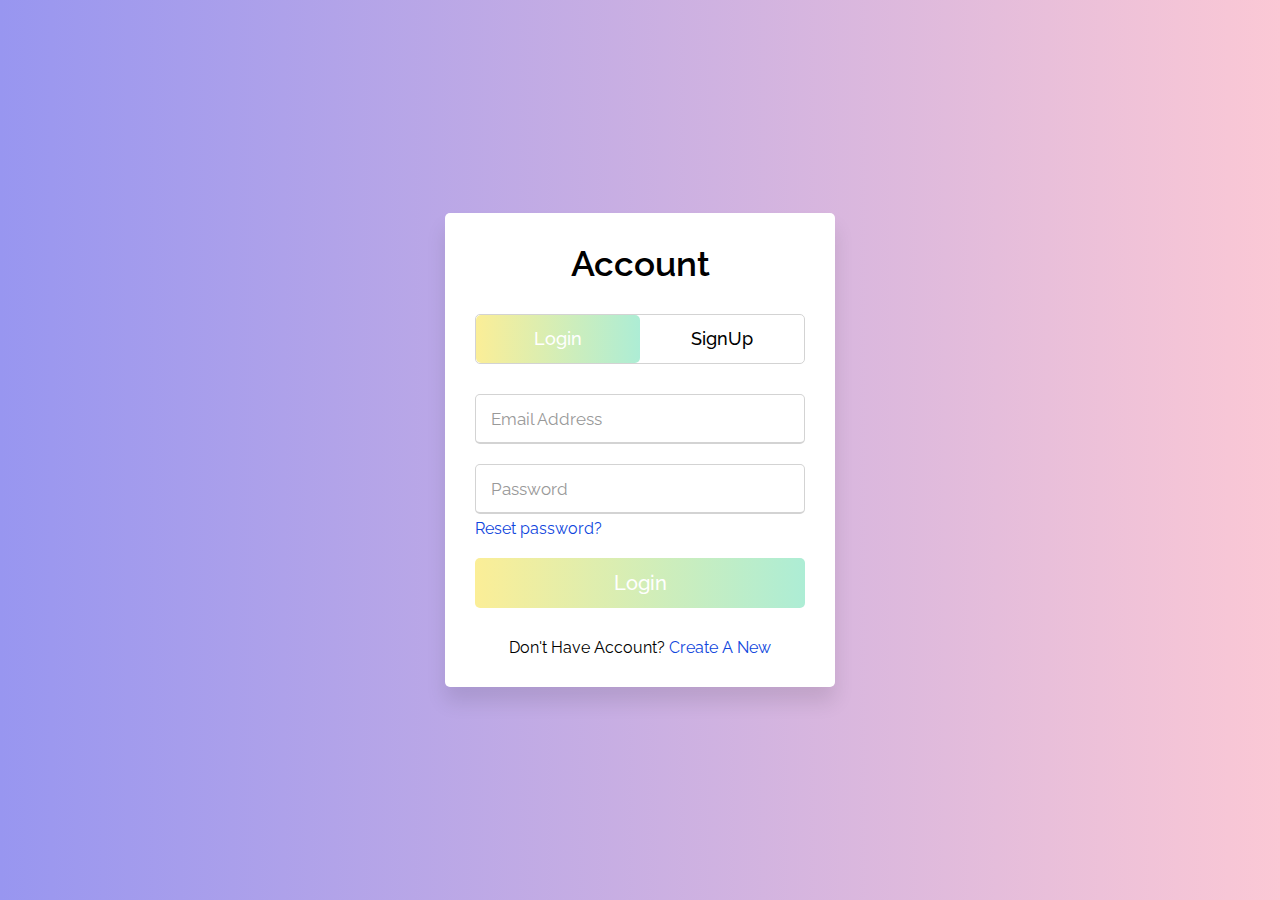
<file: form.html>
<!DOCTYPE html>
<html lang="en" dir="ltr">
  <head>
    <meta charset="utf-8">
    <title>Sign Up | Log In</title>
    <link rel="stylesheet" href="stile.css">
    <meta name="viewport" content="width=device-width, initial-scale=1.0">
  </head>
  <body>
    <div class="wrapper">
       <div class="title-text">
          <div class="title login">
             Account 
          </div>
          <div class="title signup">
             Account
          </div>
       </div>
       <div class="form-container">
          <div class="slide-controls">
             <input type="radio" name="slide" id="login" checked>
             <input type="radio" name="slide" id="signup">
             <label for="login" class="slide login">Login</label>
             <label for="signup" class="slide signup">SignUp</label>
             <div class="slider-tab"></div>
          </div>
          <div class="form-inner">
             <form action="index.html" class="login">
                <div class="field">
                   <input type="text" placeholder="Email Address" required>
                </div>
                <div class="field">
                   <input type="password" placeholder="Password" required>
                </div>
                <div class="pass-link">
                   <a href="#">Reset password?</a>
                </div>
                <div class="field btn">
                   <div class="btn-layer"></div>
                   <input type="submit" value="Login">
                </div>
                <div class="signup-link">
                   Don't Have Account? <a href="index.html">Create A New</a>
                </div>
             </form>
             <form action="#" class="signup">
                <div class="field">
                   <input type="text" placeholder="Email Address" required>
                </div>
                <div class="field">
                   <input type="password" placeholder="Password" required>
                </div>
                <div class="field">
                   <input type="password" placeholder="Confirm Password" required>
                </div>
                <div class="field btn">
                   <div class="btn-layer"></div>
                   <input type="submit" value="SignUp">
                </div>
             </form>
          </div>
       </div>
    </div>
    <script src="style.js"></script>
  </body>
</html>
</file>
<file: stile.css>
@import url('https://fonts.googleapis.com/css2?family=Raleway:wght@300&display=swap');

*{
  margin: 0;
  padding: 0;
  box-sizing: border-box;
  font-family: 'Raleway', sans-serif;
}
html,body{
  display: grid;
  height: 100%;
  width: 100%;
  place-items: center;
  background: -webkit-linear-gradient(left, #9896F0,#FBC8D5);
}
::selection{
  background: #12e8f0;
  color: #fff;
}
.wrapper{
  overflow: hidden;
  max-width: 390px;
  background: #fff;
  padding: 30px;
  border-radius: 5px;
  box-shadow: 0px 15px 20px rgba(0,0,0,0.1);
}
.wrapper .title-text{
  display: flex;
  width: 200%;
}
.wrapper .title{
  width: 50%;
  font-size: 35px;
  font-weight: 600;
  text-align: center;
  transition: all 0.6s cubic-bezier(0.68,-0.55,0.265,1.55);
}
.wrapper .slide-controls{
  position: relative;
  display: flex;
  height: 50px;
  width: 100%;
  overflow: hidden;
  margin: 30px 0 10px 0;
  justify-content: space-between;
  border: 1px solid lightgrey;
  border-radius: 5px;
}
.slide-controls .slide{
  height: 100%;
  width: 100%;
  color: #fff;
  font-size: 18px;
  font-weight: 500;
  text-align: center;
  line-height: 48px;
  cursor: pointer;
  z-index: 1;
  transition: all 0.6s ease;
}
.slide-controls label.signup{
  color: #000;
}
.slide-controls .slider-tab{
  position: absolute;
  height: 100%;
  width: 50%;
  left: 0;
  z-index: 0;
  border-radius: 5px;
  background: -webkit-linear-gradient(left, #FBEE97, #ADEDD5);
  transition: all 0.6s cubic-bezier(0.68,-0.55,0.265,1.55);
}
input[type="radio"]{
  display: none;
}
#signup:checked ~ .slider-tab{
  left: 50%;
}
#signup:checked ~ label.signup{
  color: #fff;
  cursor: default;
  user-select: none;
}
#signup:checked ~ label.login{
  color: #000;
}
#login:checked ~ label.signup{
  color: #000;
}
#login:checked ~ label.login{
  cursor: default;
  user-select: none;
}
.wrapper .form-container{
  width: 100%;
  overflow: hidden;
}
.form-container .form-inner{
  display: flex;
  width: 200%;
}
.form-container .form-inner form{
  width: 50%;
  transition: all 0.6s cubic-bezier(0.68,-0.55,0.265,1.55);
}
.form-inner form .field{
  height: 50px;
  width: 100%;
  margin-top: 20px;
}
.form-inner form .field input{
  height: 100%;
  width: 100%;
  outline: none;
  padding-left: 15px;
  border-radius: 5px;
  border: 1px solid lightgrey;
  border-bottom-width: 2px;
  font-size: 17px;
  transition: all 0.3s ease;
}
.form-inner form .field input:focus{
  border-color: #12e8f0;
}
.form-inner form .field input::placeholder{
  color: #999;
  transition: all 0.3s ease;
}
form .field input:focus::placeholder{
  color: #b3b3b3;
}
.form-inner form .pass-link{
  margin-top: 5px;
}
.form-inner form .signup-link{
  text-align: center;
  margin-top: 30px;
}
.form-inner form .pass-link a,
.form-inner form .signup-link a{
  color: #0e45dd;
  text-decoration: none;
}
.form-inner form .pass-link a:hover,
.form-inner form .signup-link a:hover{
  text-decoration: underline;
}
form .btn{
  height: 50px;
  width: 100%;
  border-radius: 5px;
  position: relative;
  overflow: hidden;
}
form .btn .btn-layer{
  height: 100%;
  width: 300%;
  position: absolute;
  left: -100%;
  background: -webkit-linear-gradient(right, #FBEE97, #ADEDD5, #FBEE97, #ADEDD5);
  border-radius: 5px;
  transition: all 0.4s ease;;
}
form .btn:hover .btn-layer{
  left: 0;
}
form .btn input[type="submit"]{
  height: 100%;
  width: 100%;
  z-index: 2;
  position: relative;
  background: none;
  border: none;
  color: #fff;
  padding-left: 0;
  border-radius: 10px;
  font-size: 20px;
  font-weight: 500;
  cursor: pointer;
}
</file>
